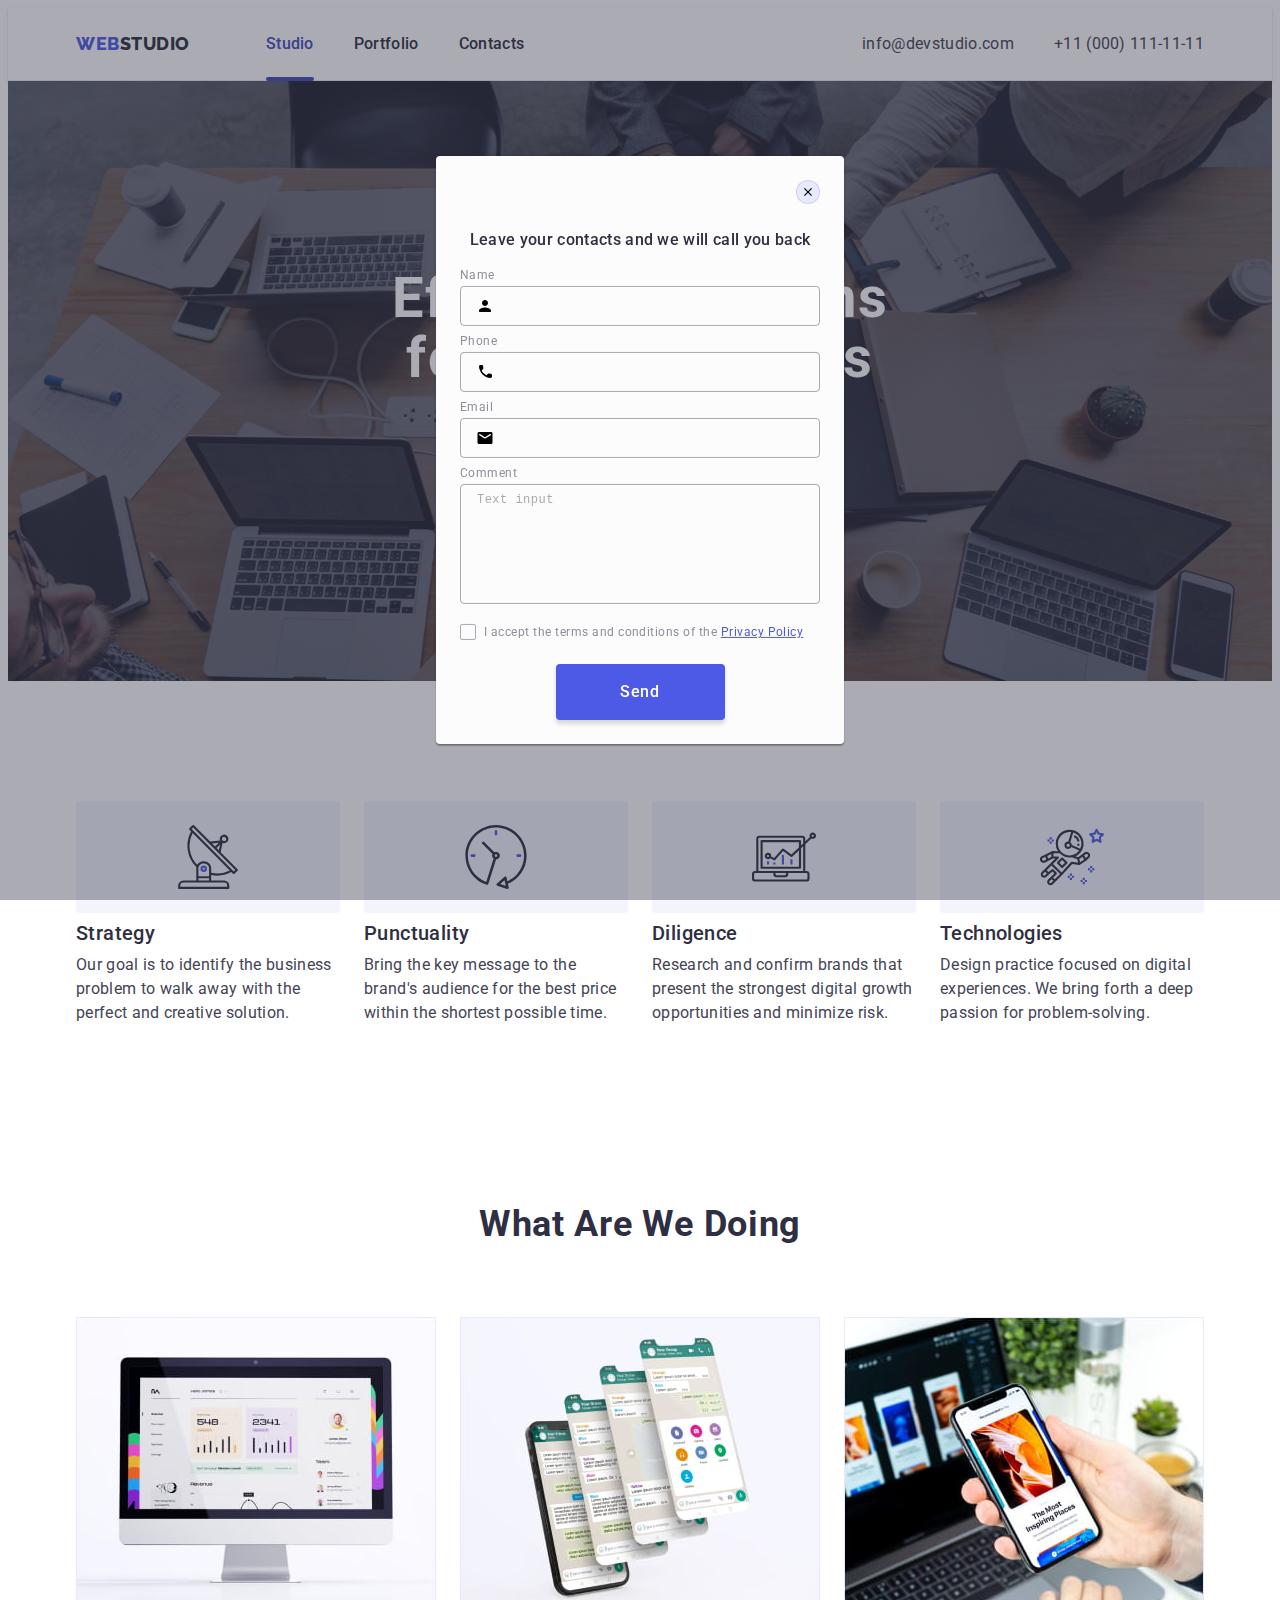
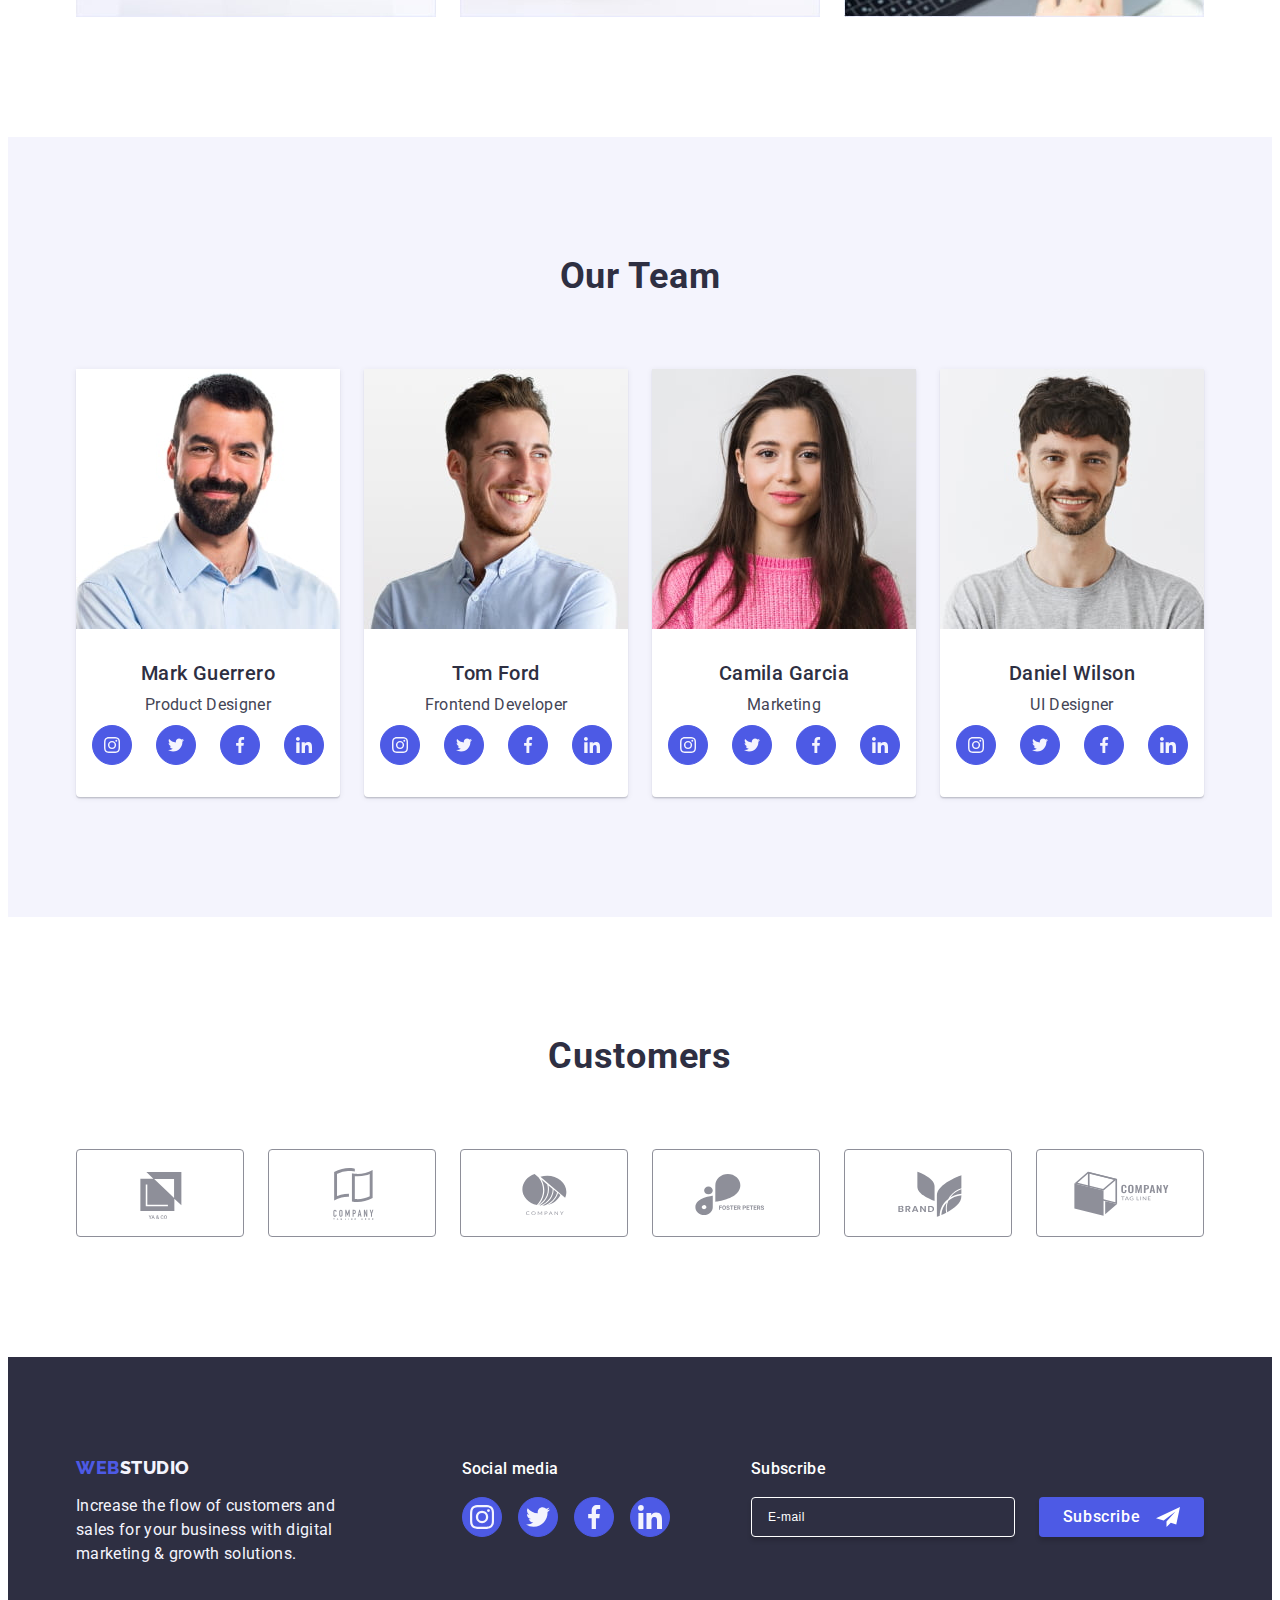
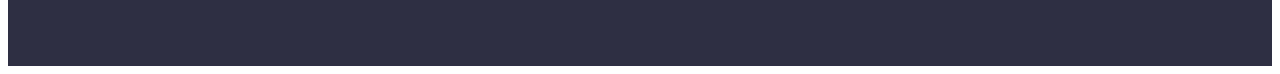
<file: index.html>
<!DOCTYPE html>
<html lang="en">

<head>
  <meta charset="UTF-8" />
  <meta name="viewport" content="width=device-width, initial-scale=1.0" />
  <title>WebStudio</title>

  <link rel="preconnect" href="https://fonts.googleapis.com" />
  <link rel="preconnect" href="https://fonts.gstatic.com" crossorigin />
  <link href="https://fonts.googleapis.com/css2?family=Raleway:wght@800&family=Roboto:wght@400;500;700;900&display=swap"
    rel="stylesheet" />
  <link rel="stylesheet" href="https://cdnjs.cloudflare.com/ajax/libs/modern-normalize/2.0.0/modern-normalize.min.css"
    integrity="sha512-4xo8blKMVCiXpTaLzQSLSw3KFOVPWhm/TRtuPVc4WG6kUgjH6J03IBuG7JZPkcWMxJ5huwaBpOpnwYElP/m6wg=="
    crossorigin="anonymous" referrerpolicy="no-referrer" />
  <link rel="stylesheet" href="./css/styles.css" />
</head>

<body>
  <!-- Header -->
  <header class="header" id="studio">
    <div class="header-container container">
      <nav class="header-nav">
        <a class="header-logo link" href="./index.html">
          WEB<span class="header-logo-accent">Studio</span>
        </a>
        <ul class="header-list list">
          <li class="header-item current item">
            <!-- <div class="current"> -->
            <a class="header-nav-link link" href="./index.html"> Studio </a>
            <!-- </div> -->
          </li>
          <li class="header-item item">
            <a class="header-nav-link link" href="./portfolio.html">
              Portfolio
            </a>
          </li>
          <li class="header-item item">
            <a class="header-nav-link link" href="">Contacts</a>
          </li>
        </ul>
      </nav>
      <address class="address">
        <ul class="header-address-list list">
          <li class="header-address-item item">
            <a class="header-address-link link" href="mailto:info@devstudio.com">info@devstudio.com</a>
          </li>
          <li class="header-address-item item">
            <a class="header-address-link link" href="tel:+110001111111">+11 (000) 111-11-11</a>
          </li>
        </ul>
      </address>
    </div>
  </header>

  <!-- Main -->

  <main>
    <!-- Hero section 1 -->
    <section class="hero">
      <div class="hero-container container">
        <h1 class="hero-title">Effective Solutions for Your Business</h1>
        <button class="button-accent button" type="button" data-modal-open>
          Order Service
        </button>
      </div>
    </section>

    <!-- Section 2 -->

    <section class="principles section">
      <div class="container">
        <h2 class="principles-title visually-hidden">
          Basic principles of the company
        </h2>
        <ul class="principles-list list">
          <li class="principles-item">
            <div class="principles-thumb">
              <svg class="principles-icon" width="64" height="64">
                <use href="./images/icons.svg#icon-antenna"></use>
              </svg>
            </div>
            <h3 class="section-subtitle">Strategy</h3>
            <p class="section-text">
              Our goal is to identify the business problem to walk away with
              the perfect and creative solution.
            </p>
          </li>
          <li class="principles-item">
            <div class="principles-thumb">
              <svg class="principles-icon" width="64" height="64">
                <use href="./images/icons.svg#icon-clock"></use>
              </svg>
            </div>
            <h3 class="section-subtitle">Punctuality</h3>
            <p class="section-text">
              Bring the key message to the brand's audience for the best price
              within the shortest possible time.
            </p>
          </li>
          <li class="principles-item">
            <div class="principles-thumb">
              <svg class="principles-icon" width="64" height="64">
                <use href="./images/icons.svg#icon-diagram"></use>
              </svg>
            </div>
            <h3 class="section-subtitle">Diligence</h3>
            <p class="section-text">
              Research and confirm brands that present the strongest digital
              growth opportunities and minimize risk.
            </p>
          </li>
          <li class="principles-item">
            <div class="principles-thumb">
              <svg class="principles-icon" width="64" height="64">
                <use href="./images/icons.svg#icon-astronaut"></use>
              </svg>
            </div>
            <h3 class="section-subtitle">Technologies</h3>
            <p class="section-text">
              Design practice focused on digital experiences. We bring forth a
              deep passion for problem-solving.
            </p>
          </li>
        </ul>
      </div>
    </section>

    <!-- Section 3 -->

    <section class="portfolio section" id="portfolio">
      <div class="container">
        <h2 class="section-title">What are we doing</h2>
        <ul class="portfolio-list list">
          <li class="portfolio-item">
            <img src="./images/img1.jpg" alt="Foto monitor" width="360" />
          </li>
          <li class="portfolio-item">
            <img src="./images/img2.jpg" alt="Foto phone" width="360" />
          </li>
          <li class="portfolio-item">
            <img src="./images/img3.jpg" alt="Foto phone and notebook" width="360" />
          </li>
        </ul>
      </div>
    </section>

    <!-- Section 4 -->

    <section class="team section" id="team">
      <div class="container">
        <h2 class="section-title">Our Team</h2>
        <ul class="team-list list">
          <li class="team-item">
            <img src="./images/Team1.jpg" alt="Foto Mark Guerrero" width="264" />
            <div class="team-card-content">
              <h3 class="section-subtitle">Mark Guerrero</h3>
              <p class="team-text">Product Designer</p>
              <ul class="social-icons-list list">
                <li class="team-social-item item">
                  <a class="team-social-link link" href="https://instagram.com" target="_blank"
                    rel="noopener noreferrer" aria-label="Instagram link">
                    <!-- <div class="social-thumb"> -->
                    <svg class="social-icon" width="16" height="16">
                      <use href="./images/icons.svg#icon-instagram"></use>
                    </svg>
                    <!-- </div> -->
                  </a>
                </li>
                <li class="team-social-item item">
                  <a class="team-social-link link" href="https://twitter.com" target="_blank" rel="noopener noreferrer"
                    aria-label="Twitter link">
                    <!-- <div class="social-thumb"> -->
                    <svg class="social-icon" width="16" height="16">
                      <use href="./images/icons.svg#icon-twitter"></use>
                    </svg>
                    <!-- </div> -->
                  </a>
                </li>
                <li class="team-social-item item">
                  <a class="team-social-link link" href="https://facebook.com" target="_blank" rel="noopener noreferrer"
                    aria-label="Facebook link">
                    <!-- <div class="social-thumb"> -->
                    <svg class="social-icon" width="16" height="16">
                      <use href="./images/icons.svg#icon-facebook"></use>
                    </svg>
                    <!-- </div> -->
                  </a>
                </li>
                <li class="team-social-item item">
                  <a class="team-social-link link" href="https://linkedin.com/" target="_blank"
                    rel="noopener noreferrer" aria-label="Linkedin link">
                    <!-- <div class="social-thumb"> -->
                    <svg class="social-icon" width="16" height="16">
                      <use href="./images/icons.svg#icon-linkedin"></use>
                    </svg>
                    <!-- </div> -->
                  </a>
                </li>
              </ul>
            </div>
          </li>
          <li class="team-item">
            <img src="./images/Team2.jpg" alt="Foto Tom Ford" width="264" />
            <div class="team-card-content">
              <h3 class="section-subtitle">Tom Ford</h3>
              <p class="team-text">Frontend Developer</p>
              <ul class="social-icons-list list">
                <li class="team-social-item item">
                  <a class="team-social-link link" href="https://instagram.com" target="_blank"
                    rel="noopener noreferrer" aria-label="Instagram link">
                    <!-- <div class="social-thumb"> -->
                    <svg class="social-icon" width="16" height="16">
                      <use href="./images/icons.svg#icon-instagram"></use>
                    </svg>
                    <!-- </div> -->
                  </a>
                </li>
                <li class="team-social-item item">
                  <a class="team-social-link link" href="https://twitter.com" target="_blank" rel="noopener noreferrer"
                    aria-label="Twitter link">
                    <!-- <div class="social-thumb"> -->
                    <svg class="social-icon" width="16" height="16">
                      <use href="./images/icons.svg#icon-twitter"></use>
                    </svg>
                    <!-- </div> -->
                  </a>
                </li>
                <li class="team-social-item item">
                  <a class="team-social-link link" href="https://facebook.com" target="_blank" rel="noopener noreferrer"
                    aria-label="Facebook link">
                    <!-- <div class="social-thumb"> -->
                    <svg class="social-icon" width="16" height="16">
                      <use href="./images/icons.svg#icon-facebook"></use>
                    </svg>
                    <!-- </div> -->
                  </a>
                </li>
                <li class="team-social-item item">
                  <a class="team-social-link link" href="https://linkedin.com/" target="_blank"
                    rel="noopener noreferrer" aria-label="Linkedin link">
                    <!-- <div class="social-thumb"> -->
                    <svg class="social-icon" width="16" height="16">
                      <use href="./images/icons.svg#icon-linkedin"></use>
                    </svg>
                    <!-- </div> -->
                  </a>
                </li>
              </ul>
            </div>
          </li>
          <li class="team-item">
            <img src="./images/Team3.jpg" alt="Foto Camila Garcia" width="264" />
            <div class="team-card-content">
              <h3 class="section-subtitle">Camila Garcia</h3>
              <p class="team-text">Marketing</p>
              <ul class="social-icons-list list">
                <li class="team-social-item item">
                  <a class="team-social-link link" href="https://instagram.com" target="_blank"
                    rel="noopener noreferrer" aria-label="Instagram link">
                    <!-- <div class="social-thumb"> -->
                    <svg class="social-icon" width="16" height="16">
                      <use href="./images/icons.svg#icon-instagram"></use>
                    </svg>
                    <!-- </div> -->
                  </a>
                </li>
                <li class="team-social-item item">
                  <a class="team-social-link link" href="https://twitter.com" target="_blank" rel="noopener noreferrer"
                    aria-label="Twitter link">
                    <!-- <div class="social-thumb"> -->
                    <svg class="social-icon" width="16" height="16">
                      <use href="./images/icons.svg#icon-twitter"></use>
                    </svg>
                    <!-- </div> -->
                  </a>
                </li>
                <li class="team-social-item item">
                  <a class="team-social-link link" href="https://facebook.com" target="_blank" rel="noopener noreferrer"
                    aria-label="Facebook link">
                    <!-- <div class="social-thumb"> -->
                    <svg class="social-icon" width="16" height="16">
                      <use href="./images/icons.svg#icon-facebook"></use>
                    </svg>
                    <!-- </div> -->
                  </a>
                </li>
                <li class="team-social-item item">
                  <a class="team-social-link link" href="https://linkedin.com/" target="_blank"
                    rel="noopener noreferrer" aria-label="Linkedin link">
                    <!-- <div class="social-thumb"> -->
                    <svg class="social-icon" width="16" height="16">
                      <use href="./images/icons.svg#icon-linkedin"></use>
                    </svg>
                    <!-- </div> -->
                  </a>
                </li>
              </ul>
            </div>
          </li>
          <li class="team-item">
            <img src="./images/Team4.jpg" alt="Foto Daniel Wilson" width="264" />
            <div class="team-card-content">
              <h3 class="section-subtitle">Daniel Wilson</h3>
              <p class="team-text">UI Designer</p>
              <ul class="social-icons-list list">
                <li class="team-social-item item">
                  <a class="team-social-link link" href="https://instagram.com" target="_blank"
                    rel="noopener noreferrer" aria-label="Instagram link">
                    <!-- <div class="social-thumb"> -->
                    <svg class="social-icon" width="16" height="16">
                      <use href="./images/icons.svg#icon-instagram"></use>
                    </svg>
                    <!-- </div> -->
                  </a>
                </li>
                <li class="team-social-item item">
                  <a class="team-social-link link" href="https://twitter.com" target="_blank" rel="noopener noreferrer"
                    aria-label="Twitter link">
                    <!-- <div class="social-thumb"> -->
                    <svg class="social-icon" width="16" height="16">
                      <use href="./images/icons.svg#icon-twitter"></use>
                    </svg>
                    <!-- </div> -->
                  </a>
                </li>
                <li class="team-social-item item">
                  <a class="team-social-link link" href="https://facebook.com" target="_blank" rel="noopener noreferrer"
                    aria-label="Facebook link">
                    <!-- <div class="social-thumb"> -->
                    <svg class="social-icon" width="16" height="16">
                      <use href="./images/icons.svg#icon-facebook"></use>
                    </svg>
                    <!-- </div> -->
                  </a>
                </li>
                <li class="team-social-item item">
                  <a class="team-social-link link" href="https://linkedin.com/" target="_blank"
                    rel="noopener noreferrer" aria-label="Linkedin link">
                    <!-- <div class="social-thumb"> -->
                    <svg class="social-icon" width="16" height="16">
                      <use href="./images/icons.svg#icon-linkedin"></use>
                    </svg>
                    <!-- </div> -->
                  </a>
                </li>
              </ul>
            </div>
          </li>
        </ul>
      </div>
    </section>

    <!-- Section 5 Client -->

    <section class="client section">
      <div class="container">
        <h2 class="section-title">Customers</h2>
        <ul class="client-list list">
          <li class="client-item item">
            <a class="client-link link" href="">
              <!-- <div class="client-thumb"> -->
              <svg class="client-icon" width="104" height="56">
                <use href="./images/icons.svg#icon-Client-1"></use>
              </svg>
              <!-- </div> -->
            </a>
          </li>
          <li class="client-item item">
            <a class="client-link link" href="">
              <!-- <div class="client-thumb"> -->
              <svg class="client-icon" width="104" height="56">
                <use href="./images/icons.svg#icon-Client-2"></use>
              </svg>
              <!-- </div> -->
            </a>
          </li>
          <li class="client-item item">
            <a class="client-link link" href="">
              <!-- <div class="client-thumb"> -->
              <svg class="client-icon" width="104" height="56">
                <use href="./images/icons.svg#icon-Client-3"></use>
              </svg>
              <!-- </div> -->
            </a>
          </li>
          <li class="client-item item">
            <a class="client-link link" href="">
              <!-- <div class="client-thumb"> -->
              <svg class="client-icon" width="104" height="56">
                <use href="./images/icons.svg#icon-Client-4"></use>
              </svg>
              <!-- </div> -->
            </a>
          </li>
          <li class="client-item item">
            <a class="client-link link" href="">
              <!-- <div class="client-thumb"> -->
              <svg class="client-icon" width="104" height="56">
                <use href="./images/icons.svg#icon-Client-5"></use>
              </svg>
              <!-- </div> -->
            </a>
          </li>
          <li class="client-item item">
            <a class="client-link link" href="">
              <!-- <div class="client-thumb"> -->
              <svg class="client-icon" width="104" height="56">
                <use href="./images/icons.svg#icon-Client-6"></use>
              </svg>
              <!-- </div> -->
            </a>
          </li>
        </ul>
      </div>
    </section>
  </main>
  <!-- Footter -->

  <footer class="footer">
    <div class="footer-container container">
      <div class="footer-slogan">
        <a class="header-logo footer-logo link" href="./index.html">
          WEB<span class="footer-logo-accent">Studio</span>
        </a>
        <p class="footer-text">
          Increase the flow of customers and sales for your business with
          digital marketing & growth solutions.
        </p>
      </div>
      <div class="footer-socials">
        <p class="footer-socials-subject">Social media</p>
        <ul class="footer-socials-list list">
          <li class="socials-item item">
            <a class="social-link" href="https://instagram.com" target="_blank" rel="noopener noreferrer" aria-label="">
              <svg class="socials-icon" width="24" height="24">
                <use href="./images/icons.svg#icon-instagram"></use>
              </svg>
            </a>
          </li>
          <li class="socials-item item">
            <a class="social-link" href="https://twitter.com" target="_blank" rel="noopener noreferrer" aria-label="">
              <svg class="socials-icon" width="24" height="24">
                <use href="./images/icons.svg#icon-twitter"></use>
              </svg>
            </a>
          </li>
          <li class="socials-item item">
            <a class="social-link" href="https://facebook.com" target="_blank" rel="noopener noreferrer" aria-label="">
              <svg class="socials-icon" width="24" height="24">
                <use href="./images/icons.svg#icon-facebook"></use>
              </svg>
            </a>
          </li>
          <li class="socials-item item">
            <a class="social-link" href="https://linkedin.com/" target="_blank" rel="noopener noreferrer" aria-label="">
              <svg class="socials-icon" width="24" height="24">
                <use href="./images/icons.svg#icon-linkedin"></use>
              </svg>
            </a>
          </li>
        </ul>
      </div>
      <div class="footer-form">
        <p class="footer-form-text">Subscribe</p>
        <form class="footer-form-subscription">
          <label class="footer-form-label" for="user-subscr">
            <input class="footer-form-input" type="email" name="user-subscr" id="user-subscr"
              placeholder="E-mail" /></label>
          <button class="footer-button button-accent" type="submit">
            Subscribe<svg class="footer-button-icon" width="24" height="24">
              <use href="./images/icons.svg#icon-plane"></use>
            </svg>
          </button>
        </form>
      </div>
    </div>
  </footer>

  <!-- Modal window -->
  <!-- <div class="backdrop is-hidden" data-modal></div> -->
  <div class="backdrop " data-modal>
    <div class="modal">
      <button class="modal-btn" type="button" data-modal-close>
        <svg class="modal-btn-icon" width="8" height="8">
          <use href="./images/icons.svg#icon-close"></use>
        </svg>
      </button>
      <p class="modal-caption">
        Leave your contacts and we will call you back
      </p>
      <!-- <strong class="modal-caption"
          >Leave your contacts and we will call you back</strong
        > -->
      <form class="modal-form" name="hero-form">
        <div class="modal-form-container">
          <label class="modal-form-label" for="user-name">Name</label>
          <div class="modal-form-field">
            <input class="modal-form-input" type="text" name="user-name" id="user-name" />
            <svg class="modal-form-icon" width="18" height="24">
              <use href="./images/icons.svg#icon-user"></use>
            </svg>
          </div>
        </div>
        <div class="modal-form-container">
          <label class="modal-form-label" for="user-phone">Phone</label>
          <div class="modal-form-field">
            <input class="modal-form-input" type="tel" name="user-phone" id="user-phone" />
            <svg class="modal-form-icon" width="18" height="24">
              <use href="./images/icons.svg#icon-phone"></use>
            </svg>
          </div>
        </div>
        <div class="modal-form-container">
          <label class="modal-form-label" for="user-email">Email</label>
          <div class="modal-form-field">
            <input class="modal-form-input" type="email" name="user-email" id="user-email" />
            <svg class="modal-form-icon" width="18" height="24">
              <use href="./images/icons.svg#icon-email"></use>
            </svg>
          </div>
        </div>
        <div class="modal-form-texarea">
          <label class="modal-form-label" for="user-comment">Comment</label>
          <textarea class="modal-form-comment" name="user-comment" id="user-comment" rows="7"
            placeholder="Text input"></textarea>
        </div>
        <!-- 

           -->
        <!-- HW change -->
        <!-- 

           -->
        <!-- <input class="visually-hidden" -->
        <div class="modal-form-conainer-agree">
          <input class="visually-hidden" type="checkbox" name="user-privacy" id="user-privacy" value="true">
          <label class="modal-form-agreement-new" for="user-privacy">
            <span class="modal-checkbox">
              <svg width="10" height="8">
                <use href="./images/icons.svg#icon-check"></use>
              </svg>
            </span>I accept the terms and conditions of the <a class="modal-agreement-link">Privacy Policy</a>
          </label>
        </div>

        <!-- 
          
           -->

        <!-- Worck checkbox teacher -->

        <!-- <label class="modal-form-agreement">
            <input
              class="visually-hidden"
              type="checkbox"
              name="user-agreement"
              id="user-agreement"
            />
            <span class="moda-form-checkbox">
              <svg class="moda-form-checkbox-icon" width="16" height="16">
                <use href="./images/icons.svg#icon-check-old"></use>
              </svg>
            </span>
            <span class="modal-form-agreement-descr"
              >I accept the terms and conditions of the
              <a
                class="modal-form-agreement-link"
                href=""
                target="_blank"
                rel="noopener no-referrer"
              >
                Privacy Policy
              </a></span
            >
          </label> -->

        <button class="button button-accent" type="submit">Send</button>
      </form>
    </div>
  </div>
  <script type="module" src="./js/modal.js"></script>
</body>

</html>
</file>
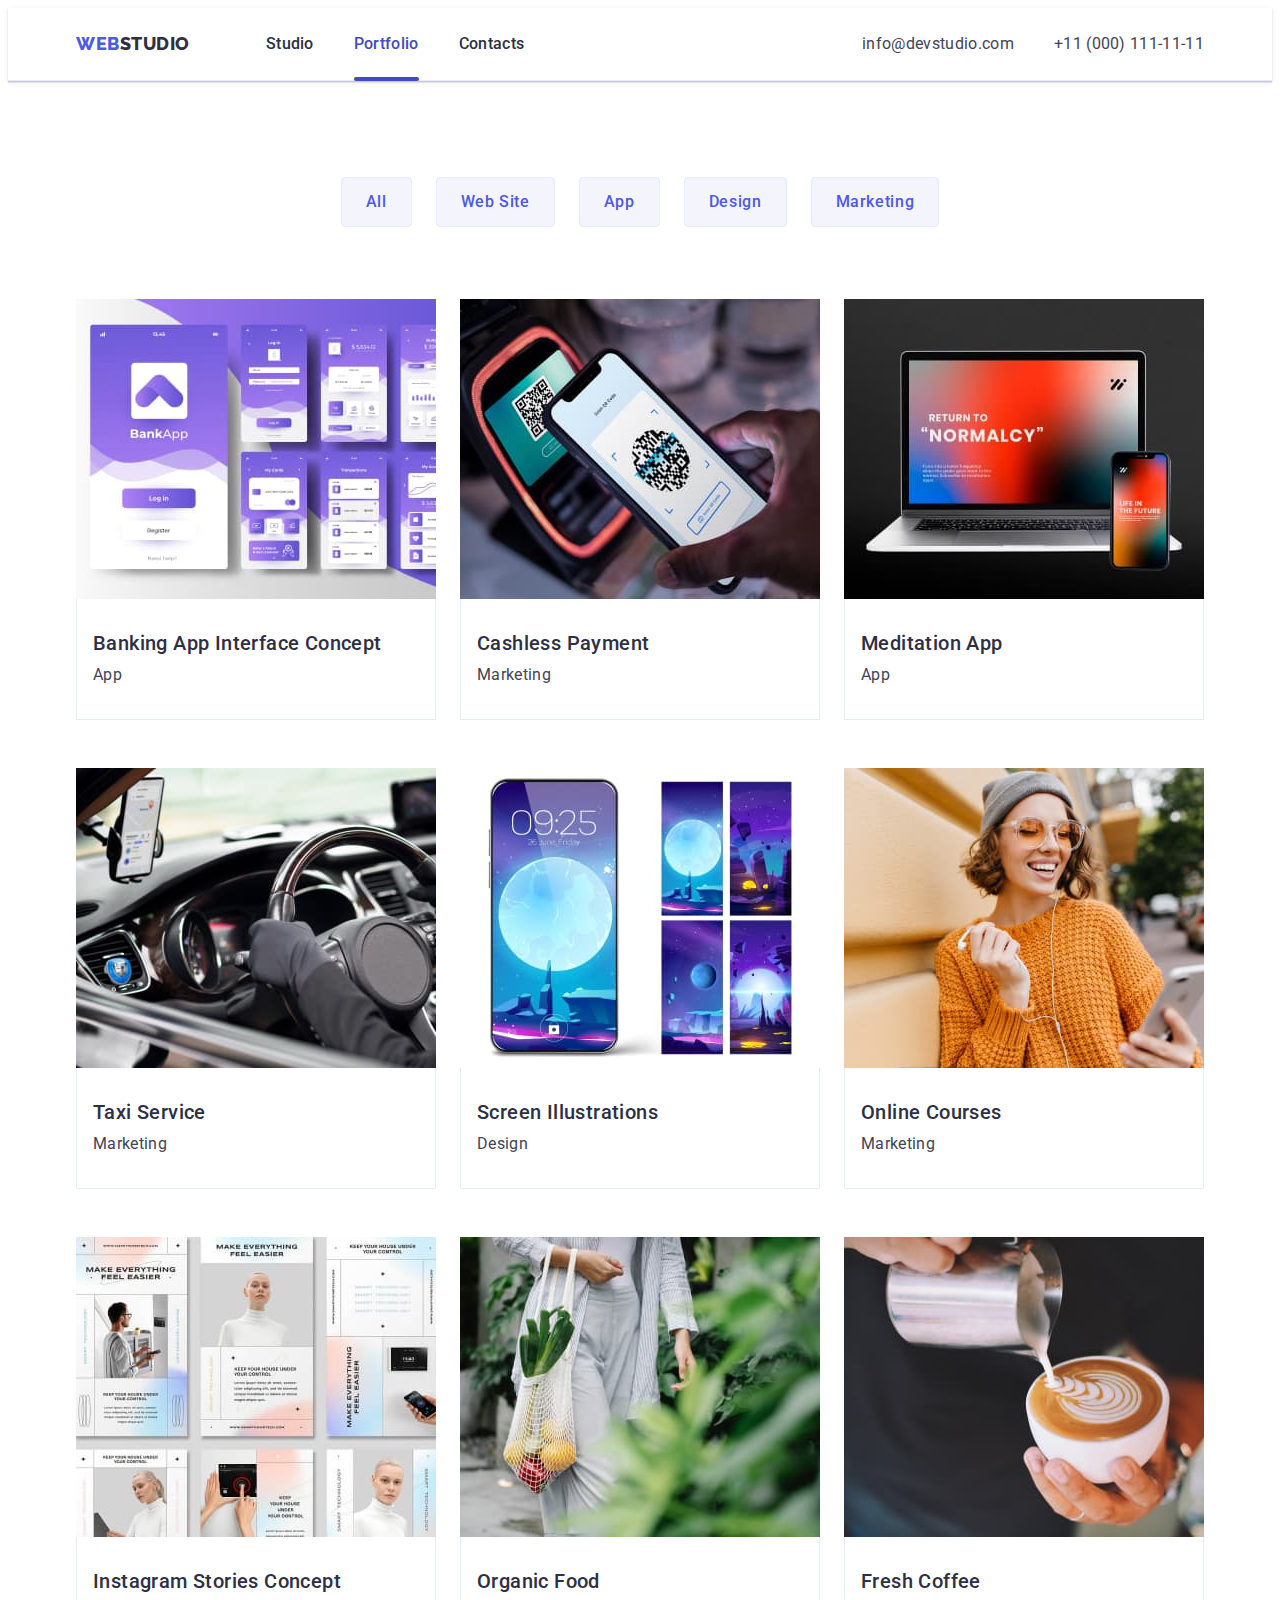
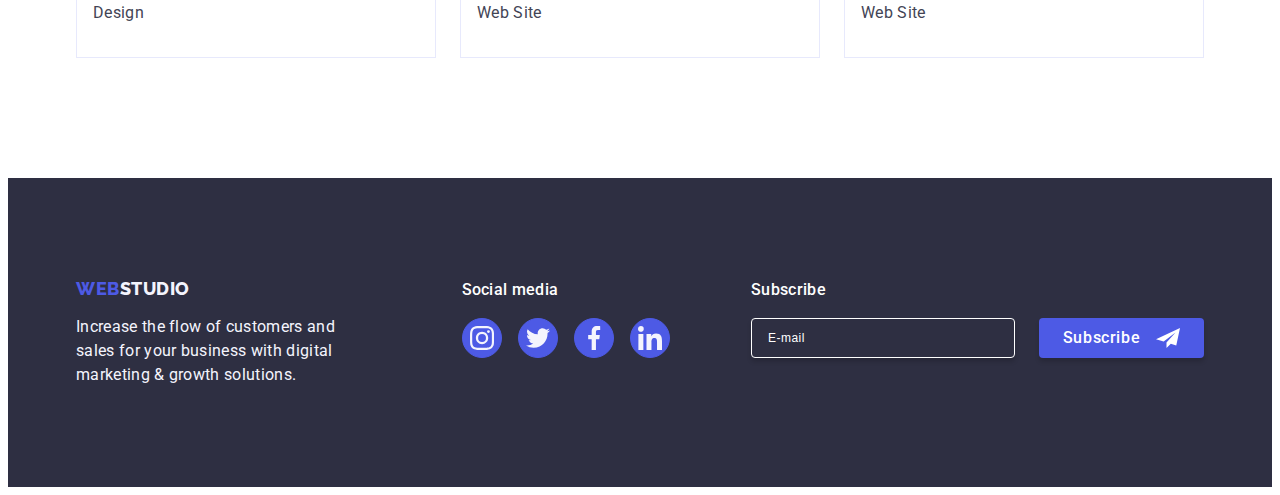
<file: portfolio.html>
<!DOCTYPE html>
<html lang="en">
  <head>
    <meta charset="UTF-8" />
    <meta name="viewport" content="width=device-width, initial-scale=1.0" />
    <title>WebStudio</title>

    <link rel="preconnect" href="https://fonts.googleapis.com" />
    <link rel="preconnect" href="https://fonts.gstatic.com" crossorigin />
    <link
      href="https://fonts.googleapis.com/css2?family=Raleway:wght@800&family=Roboto:wght@400;500;700;900&display=swap"
      rel="stylesheet"
    />
    <link
      rel="stylesheet"
      href="https://cdnjs.cloudflare.com/ajax/libs/modern-normalize/2.0.0/modern-normalize.min.css"
      integrity="sha512-4xo8blKMVCiXpTaLzQSLSw3KFOVPWhm/TRtuPVc4WG6kUgjH6J03IBuG7JZPkcWMxJ5huwaBpOpnwYElP/m6wg=="
      crossorigin="anonymous"
      referrerpolicy="no-referrer"
    />
    <link rel="stylesheet" href="./css/styles.css" />
  </head>
  <body>
    <!-- Header -->
    <header class="header" id="studio">
      <div class="header-container container">
        <nav class="header-nav">
          <a class="header-logo link" href="./index.html">
            WEB<span class="header-logo-accent">Studio</span>
          </a>
          <ul class="header-list list">
            <li class="header-item item">
              <a class="header-nav-link link" href="./index.html">Studio</a>
            </li>
            <li class="header-item current item">
              <!-- <div class="current"> -->
              <a class="header-nav-link link" href="./portfolio.html">
                Portfolio
              </a>
              <!-- </div> -->
            </li>
            <li class="header-item item">
              <a class="header-nav-link link" href="">Contacts</a>
            </li>
          </ul>
        </nav>
        <address class="address">
          <ul class="header-address-list list">
            <li class="header-address-item item">
              <a
                class="header-address-link link"
                href="mailto:info@devstudio.com"
                >info@devstudio.com</a
              >
            </li>
            <li class="header-address-item item">
              <a class="header-address-link link" href="tel:+110001111111"
                >+11 (000) 111-11-11</a
              >
            </li>
          </ul>
        </address>
      </div>
    </header>
    <!-- Main -->
    <main>
      <section class="main-section">
        <div class="container">
          <h1 class="visually-hidden">Portfolio</h1>
          <ul class="filter-list list">
            <li class="filter-item item">
              <button class="button-portfolio button" type="button">All</button>
            </li>
            <li class="filter-item item">
              <button class="button-portfolio button" type="button">
                Web Site
              </button>
            </li>
            <li class="filter-item item">
              <button class="button-portfolio button" type="button">App</button>
            </li>
            <li class="filter-item item">
              <button class="button-portfolio button" type="button">
                Design
              </button>
            </li>
            <li class="filter-item item">
              <button class="button-portfolio button" type="button">
                Marketing
              </button>
            </li>
          </ul>
          <ul class="project-list list">
            <li class="project-item flex-element">
              <a class="project-link link" href="">
                <div class="project-thumb">
                  <img
                    class="project-list-img"
                    src="./images/portfolio1.jpg"
                    alt="portfolio1.jpg"
                    width="360"
                    height="300"
                  />
                  <p class="overlay overlay-text">
                    14 Stylish and User-Friendly App Design Concepts · Task
                    Manager App · Calorie Tracker App · Exotic Fruit Ecommerce
                    App · Cloud Storage App
                  </p>
                </div>
                <div class="project-card-text">
                  <h2 class="section-subtitle">
                    Banking App Interface Concept
                  </h2>
                  <p class="section-text">App</p>
                </div>
              </a>
            </li>
            <li class="project-item flex-element">
              <a class="project-link link" href="">
                <div class="project-thumb">
                  <img
                    src="./images/portfolio2.jpg"
                    alt="portfolio2.jpg"
                    width="360"
                    height="300"
                  />
                  <p class="overlay overlay-text">
                    14 Stylish and User-Friendly App Design Concepts · Task
                    Manager App · Calorie Tracker App · Exotic Fruit Ecommerce
                    App · Cloud Storage App
                  </p>
                </div>

                <div class="project-card-text">
                  <h2 class="section-subtitle">Cashless Payment</h2>
                  <p class="section-text">Marketing</p>
                </div>
              </a>
            </li>
            <li class="project-item flex-element">
              <a class="project-link link" href="">
                <div class="project-thumb">
                  <img
                    src="./images/portfolio3.jpg"
                    alt="portfolio3.jpg"
                    width="360"
                    height="300"
                  />
                  <p class="overlay overlay-text">
                    14 Stylish and User-Friendly App Design Concepts · Task
                    Manager App · Calorie Tracker App · Exotic Fruit Ecommerce
                    App · Cloud Storage App
                  </p>
                </div>

                <div class="project-card-text">
                  <h2 class="section-subtitle">Meditation App</h2>
                  <p class="section-text">App</p>
                </div>
              </a>
            </li>
            <li class="project-item flex-element">
              <a class="project-link link" href="">
                <div class="project-thumb">
                  <img
                    src="./images/portfolio4.jpg"
                    alt="portfolio4.jpg"
                    width="360"
                    height="300"
                  />
                  <p class="overlay overlay-text">
                    14 Stylish and User-Friendly App Design Concepts · Task
                    Manager App · Calorie Tracker App · Exotic Fruit Ecommerce
                    App · Cloud Storage App
                  </p>
                </div>

                <div class="project-card-text">
                  <h2 class="section-subtitle">Taxi Service</h2>
                  <p class="section-text">Marketing</p>
                </div>
              </a>
            </li>
            <li class="project-item flex-element">
              <a class="project-link link" href="">
                <div class="project-thumb">
                  <img
                    src="./images/portfolio5.jpg"
                    alt="portfolio5.jpg"
                    width="360"
                    height="300"
                  />
                  <p class="overlay overlay-text">
                    14 Stylish and User-Friendly App Design Concepts · Task
                    Manager App · Calorie Tracker App · Exotic Fruit Ecommerce
                    App · Cloud Storage App
                  </p>
                </div>

                <div class="project-card-text">
                  <h2 class="section-subtitle">Screen Illustrations</h2>
                  <p class="section-text">Design</p>
                </div>
              </a>
            </li>
            <li class="project-item flex-element">
              <a class="project-link link" href="">
                <div class="project-thumb">
                  <img
                    src="./images/portfolio6.jpg"
                    alt="portfolio6.jpg"
                    width="360"
                    height="300"
                  />
                  <p class="overlay overlay-text">
                    14 Stylish and User-Friendly App Design Concepts · Task
                    Manager App · Calorie Tracker App · Exotic Fruit Ecommerce
                    App · Cloud Storage App
                  </p>
                </div>

                <div class="project-card-text">
                  <h2 class="section-subtitle">Online Courses</h2>
                  <p class="section-text">Marketing</p>
                </div>
              </a>
            </li>
            <li class="project-item flex-element">
              <a class="project-link link" href="">
                <div class="project-thumb">
                  <img
                    src="./images/portfolio7.jpg"
                    alt="portfolio7.jpg"
                    width="360"
                    height="300"
                  />
                  <p class="overlay overlay-text">
                    14 Stylish and User-Friendly App Design Concepts · Task
                    Manager App · Calorie Tracker App · Exotic Fruit Ecommerce
                    App · Cloud Storage App
                  </p>
                </div>

                <div class="project-card-text">
                  <h2 class="section-subtitle">Instagram Stories Concept</h2>
                  <p class="section-text">Design</p>
                </div>
              </a>
            </li>
            <li class="project-item flex-element">
              <a class="project-link link" href="">
                <div class="project-thumb">
                  <img
                    src="./images/portfolio8.jpg"
                    alt="portfolio8.jpg"
                    width="360"
                    height="300"
                  />
                  <p class="overlay overlay-text">
                    14 Stylish and User-Friendly App Design Concepts · Task
                    Manager App · Calorie Tracker App · Exotic Fruit Ecommerce
                    App · Cloud Storage App
                  </p>
                </div>

                <div class="project-card-text">
                  <h2 class="section-subtitle">Organic Food</h2>
                  <p class="section-text">Web Site</p>
                </div>
              </a>
            </li>
            <li class="project-item flex-element">
              <a class="project-link link" href="">
                <div class="project-thumb">
                  <img
                    src="./images/portfolio9.jpg"
                    alt="portfolio9.jpg"
                    width="360"
                    height="300"
                  />
                  <p class="overlay overlay-text">
                    14 Stylish and User-Friendly App Design Concepts · Task
                    Manager App · Calorie Tracker App · Exotic Fruit Ecommerce
                    App · Cloud Storage App
                  </p>
                </div>

                <div class="project-card-text">
                  <h2 class="section-subtitle">Fresh Coffee</h2>
                  <p class="section-text">Web Site</p>
                </div>
              </a>
            </li>
          </ul>
        </div>
      </section>
    </main>
    <!-- Footter -->
    <footer class="footer">
      <div class="footer-container container">
        <div class="footer-slogan">
          <a class="header-logo footer-logo link" href="./index.html">
            WEB<span class="footer-logo-accent">Studio</span>
          </a>
          <p class="footer-text">
            Increase the flow of customers and sales for your business with
            digital marketing & growth solutions.
          </p>
        </div>
        <div class="footer-socials">
          <p class="footer-socials-subject">Social media</p>
          <ul class="footer-socials-list list">
            <li class="socials-item item">
              <a
                class="social-link"
                href="https://instagram.com"
                target="_blank"
                rel="noopener noreferrer"
                aria-label=""
              >
                <svg class="socials-icon" width="24" height="24">
                  <use href="./images/icons.svg#icon-instagram"></use>
                </svg>
              </a>
            </li>
            <li class="socials-item item">
              <a
                class="social-link"
                href="https://twitter.com"
                target="_blank"
                rel="noopener noreferrer"
                aria-label=""
              >
                <svg class="socials-icon" width="24" height="24">
                  <use href="./images/icons.svg#icon-twitter"></use>
                </svg>
              </a>
            </li>
            <li class="socials-item item">
              <a
                class="social-link"
                href="https://facebook.com"
                target="_blank"
                rel="noopener noreferrer"
                aria-label=""
              >
                <svg class="socials-icon" width="24" height="24">
                  <use href="./images/icons.svg#icon-facebook"></use>
                </svg>
              </a>
            </li>
            <li class="socials-item item">
              <a
                class="social-link"
                href="https://linkedin.com/"
                target="_blank"
                rel="noopener noreferrer"
                aria-label=""
              >
                <svg class="socials-icon" width="24" height="24">
                  <use href="./images/icons.svg#icon-linkedin"></use>
                </svg>
              </a>
            </li>
          </ul>
        </div>
        <div class="footer-form">
          <p class="footer-form-text">Subscribe</p>
          <form class="footer-form-subscription">
            <label class="footer-form-label" for="user-subscr">
              <input
                class="footer-form-input"
                type="email"
                name="user-subscr"
                id="user-subscr"
                placeholder="E-mail"
            /></label>
            <button class="footer-button button-accent" type="submit">
              Subscribe<svg class="footer-button-icon" width="24" height="24">
                <use href="./images/icons.svg#icon-plane"></use>
              </svg>
            </button>
          </form>
        </div>
      </div>
    </footer>
  </body>
</html>
</file>
<file: css/styles.css>
*,
*::after,
*::before {
  box-sizing: inherit;
}

.container {
  width: 1158px;
  padding: 0 15px;
  margin: 0 auto;
}

/* base styles */

body {
  font-family: Roboto, sans-serif;
  color: #434455;
  background-color: #ffffff;
}

img {
  display: block;
}

h1,
h2,
h3,
h4,
h5,
h6,
p {
  margin: 0;
}

ul,
ol {
  list-style: none;
  margin: 0;
  padding: 0;
}

a {
  color: currentColor;
  text-decoration: none;
}

button {
  font-family: inherit;
  color: currentColor;
  cursor: pointer;
}

.section {
  padding: 60px 0;
}

.section-title {
  font-size: 36px;
  font-weight: 700;
  line-height: 1.11;
  letter-spacing: 0.02em;
  text-transform: capitalize;
  text-align: center;
  color: var(--main-cl);
  margin-bottom: 72px;
}

.section-subtitle {
  font-size: 20px;
  font-weight: 500;
  line-height: 1.2;
  letter-spacing: 0.02em;
  color: var(--main-cl);
  margin-bottom: 8px;
}

.section-text {
  color: var(--main-tx-cl);
  line-height: 1.5;
  letter-spacing: 0.02em;
}

.section-text:not(:last-child) {
  margin-bottom: 120px;
}

.portfolio {
  padding-bottom: 120px;
}

.portfolio-list {
  display: flex;
  flex-wrap: wrap;
  gap: 24px;
}

.portfolio-item {
  width: calc((100% - 24px * 2) / 3);
}

.team-list {
  display: flex;
  flex-wrap: wrap;
  gap: 24px;
}

.social-icons-list {
  display: flex;
  align-items: center;
  justify-content: center;
  flex-wrap: wrap;
  gap: 24px;
}

/* reset styles start*/

.address {
  font-style: normal;
}

.list {
  list-style: none;
  margin: 0;
  padding: 0;
}

.link {
  text-decoration: none;
  color: currentColor;
}

.button {
  min-width: 69px;
  min-height: 48px;
  font-family: inherit;
  cursor: pointer;
  color: currentColor;
  font-weight: 500;
  line-height: 1.5;
  letter-spacing: 0.04em;
  border: 1px solid transparent;
  border-radius: 4px;
  transition: background-color 300ms ease-in, color 300ms ease-in,
    box-shadow 300ms ease-in;
}

.visually-hidden {
  position: absolute;
  width: 1px;
  height: 1px;
  margin: -1px;
  border: 0;
  padding: 0;
  white-space: nowrap;
  clip-path: inset(100%);
  clip: rect(0 0 0 0);
  overflow: hidden;
}

/* Header styles */
.header {
  border-bottom: 1px solid #e7e9fc;
  box-shadow: 0px 1px 6px 0px rgba(46, 47, 66, 0.08),
    0px 1px 1px 0px rgba(46, 47, 66, 0.16),
    0px 2px 1px 0px rgba(46, 47, 66, 0.08);
}

.header-container {
  width: 1158px;
  padding: 0 15px;
  margin: 0 auto;
  display: flex;
  justify-content: space-between;
  align-items: center;
  background: var(--white, #fff);
}

.header-nav {
  display: flex;
  align-items: center;
}

.header-nav-link {
  display: flex;
  /* color: #2E2F42; */
  color: inherit;
}

.header-list {
  display: flex;
  gap: 40px;
  align-items: center;
  color: var(--main-cl);
}

.header-address-list {
  display: flex;
  gap: 40px;
  align-items: center;
  color: var(--main-cl);
  margin-right: auto;
}

.header-address-list:not(:last-child) {
  margin-right: 0;
}

.header-nav-link {
  font-weight: 500;
  line-height: 1.5;
  letter-spacing: 0.02em;
  padding-top: 24px;
  padding-bottom: 24px;

  color: #2e2f42;

  position: relative;
  transition: color 250ms cubic-bezier(0.4, 0, 0.2, 1);
  /* transition: color 300ms ease-in; */
  /* transition-property: color;
    transition-duration: 300ms;
    transition-timing-function: ease-in;
    transition-delay: 0s; */
}

.header-address-link {
  display: flex;
  color: var(--main-tx-cl);
  line-height: 1.5;
  letter-spacing: 0.02em;
  padding-top: 24px;
  padding-bottom: 24px;
  transition: color 250ms cubic-bezier(0.4, 0, 0.2, 1);
}

.header-nav-link:hover,
.header-address-link:hover,
.header-nav-link:focus,
.header-address-link:focus {
  color: #404bbf;
}

.current .header-nav-link {
  color: #404bbf;
}

.current .header-nav-link::after {
  content: '';
  position: absolute;
  width: 100%;
  left: 0;
  bottom: -1px;
  height: 4px;
  background-color: #404bbf;
  border-radius: 2px;
}

.header-logo {
  display: flex;
  align-items: center;
  font-family: Raleway, sans-serif;
  font-size: 18px;
  font-weight: 800;
  line-height: 1.17;
  letter-spacing: 0.03em;
  text-transform: uppercase;
  color: #4d5ae5;
  margin-right: 76px;
}

.header-logo-accent {
  color: #2e2f42;
}

/* Hero styles */

.hero {
  /* background-color: var(--main-bg-cl); */

  height: 600px;
  flex-shrink: 0;
  padding-top: 188px;
  padding-bottom: 188px;
  /*  */
  /*  */
  /*  */
  margin: 0 auto;
  /*  */
  /*  */
  /*  */
  max-width: 1440px;
  background-repeat: no-repeat;
  background-position: center;
  background-size: cover;
  background-color: var(--main-bg-cl);
  background-image: linear-gradient(rgba(46, 47, 66, 0.7),
      rgba(46, 47, 66, 0.7)),
    url(../images/hero-bg.jpg);
}

.hero-container {
  /* border-image: no-repeat; */
  max-width: 1440px;
}

.hero-title {
  margin: 0 auto;
  max-width: 496px;
  color: var(--light-cl);
  font-size: 56px;
  font-weight: 700;
  line-height: 1.07;
  letter-spacing: 0.02em;
  text-align: center;
  margin-bottom: 48px;
}

.button-accent {
  display: block;
  min-width: 169px;
  height: 56px;
  border: none;
  cursor: pointer;
  margin: 0 auto;
  border-radius: 4px;
  font-size: 16px;
  letter-spacing: 0.04em;
  color: var(--light-cl);
  background-color: var(--accent-cl);
  padding: 16px 32px;
  box-shadow: 0px 4px 4px 0px rgba(0, 0, 0, 0.15);
  transition: background-color 250ms cubic-bezier(0.4, 0, 0.2, 1);
  outline: transparent;
}

.button-accent:hover,
.button-accent:focus {
  background-color: var(--accent-hover-cl);
  outline: transparent;
}

.button-portfolio {
  color: var(--accent-cl);
  background: #f4f4fd;
  font-size: 16px;
  letter-spacing: 0.04em;
  padding: 12px 24px;
  border: 1px solid #e7e9fc;
  transition: color 250ms cubic-bezier(0.4, 0, 0.2, 1),
    background-color 250ms cubic-bezier(0.4, 0, 0.2, 1),
    border-color 250ms cubic-bezier(0.4, 0, 0.2, 1),
    box-shadow 250ms cubic-bezier(0.4, 0, 0.2, 1);
}

.button-portfolio:hover,
.button-portfolio:focus {
  background-color: var(--accent-hover-cl);
  color: var(--light-cl);
  border: 1px solid transparent;
  box-shadow: 0px 2px 2px 0px rgba(0, 0, 0, 0.12),
    0px 2px 1px 0px rgba(0, 0, 0, 0.08), 0px 3px 1px 0px rgba(0, 0, 0, 0.1);
}

/* Pop-up window */

.backdrop {
  position: fixed;
  top: 0;
  left: 0;
  right: 0;
  bottom: 0;
  background: rgba(46, 47, 66, 0.4);
  transition: opacity 250ms cubic-bezier(0.4, 0, 0.2, 1),
    visibility 250ms cubic-bezier(0.4, 0, 0.2, 1);
}

.backdrop.is-hidden {
  opacity: 0;
  visibility: hidden;
  pointer-events: none;
}

.modal {
  position: absolute;
  top: 50%;
  left: 50%;
  transform: translateX(-50%) translateY(-50%);
  width: 408px;
  min-height: 584px;
  padding: 72px 24px 24px 24px;
  border-radius: 4px;
  background: #fcfcfc;
  box-shadow: 0px 2px 1px 0px rgba(0, 0, 0, 0.2),
    0px 1px 3px 0px rgba(0, 0, 0, 0.12), 0px 1px 1px 0px rgba(0, 0, 0, 0.14);
  transition: transform 250ms cubic-bezier(0.4, 0, 0.2, 1);
}

.backdrop.is-hidden .modal {
  transform: translateX(-50%) translateY(-70%);
  opacity: 0;
}

.modal-btn {
  position: absolute;
  top: 24px;
  right: 24px;
  width: 24px;
  height: 24px;
  border-radius: 50%;
  display: flex;
  align-items: center;
  justify-content: center;
  padding: 0;

  border-color: transparent;
  cursor: pointer;
  background-color: #e7e9fc;
  border: 1px solid rgba(0, 0, 0, 0.1);
  transition: background-color 250ms cubic-bezier(0.4, 0, 0.2, 1),
    border 250ms cubic-bezier(0.4, 0, 0.2, 1);
}

.field {
  margin-bottom: 40px;
}

.modal-btn:hover,
.modal-btn:focus {
  background-color: #404bbf;
  border: none;
  fill: #ffffff;
  /* outline: transparent; */
}

.modal-btn-icon {
  transition: fill 250ms cubic-bezier(0.4, 0, 0.2, 1);
}

.modal-caption {
  max-width: 360px;

  color: #2e2f42;
  /* margin-top: 72px; */
  margin-bottom: 16px;
  text-align: center;

  font-weight: 500;
  line-height: 1.5;
  letter-spacing: 0.02em;
}

/* Hero form styles */

.modal-form-container {
  margin-bottom: 8px;
}

.modal-form {}

.modal-form-label {
  font-size: 12px;
  line-height: 1.17;
  letter-spacing: 0.04em;
  color: var(--link-cl);
  display: block;
  margin-bottom: 4px;

  /* font-weight: 400; */ 
}

.modal-form-field {
  /* margin-bottom: 8px; */
  position: relative;
}

.modal-form-input {
  width: 100%;
  height: 40px;
  border: 1px solid rgba(46, 47, 66, 0.4);
  border-radius: 4px;
  background-color: transparent;
  padding-left: 38px;
  outline: transparent;
  transition: border-color 250ms cubic-bezier(0.4, 0, 0.2, 1);

  /* padding-right: 38px; */
  /* Change  HW */
}

.modal-form-input:focus {
  border-color: #4d5ae5;
}

.modal-form-icon {
  position: absolute;
  left: 16px;
  top: 50%;
  transform: translateY(-50%);
  transition: fill 250ms cubic-bezier(0.4, 0, 0.2, 1);
  /* transition: stroke 250ms cubic-bezier(0.4, 0, 0.2, 1), */
  /* stroke: #2e2f42; */
  fill: 2e2f42;
  pointer-events: none;
}

.modal-form-input:focus+.modal-form-icon {
  stroke: #4d5ae5;
  fill: #4d5ae5;
}

.modal-form-texarea {
  margin-bottom: 16px;
}

.modal-form-comment {
  width: 100%;
  height: 120px;
  font-size: 12px;
  line-height: 1.17;
  letter-spacing: 0.04em;
  color: rgba(46, 47, 66, 0.4);
  border: 1px solid rgba(46, 47, 66, 0.4);
  border-radius: 4px;
  background-color: transparent;
  padding: 8px 16px;
  outline: transparent;
  resize: none;
  transition: border-color 250ms cubic-bezier(0.4, 0, 0.2, 1);

  /* Change  HW */
  /* display: block;
  font-weight: 400; */
}

.modal-form-comment:focus {
  border-color: #4d5ae5;
}

/* Placeholder styles */

.modal-form-comment::placeholder {
  color: rgba(46, 47, 66, 0.4);
}
/*  */
/* Change  HW */
/*  */

.modal-form-conainer-agree {
  margin-bottom: 24px;
}

.modal-form-agreement-new {
  display: block;
  font-size: 12px;
  line-height: 1.17;
  letter-spacing: 0.04em;
  color: var(--link-cl);
}

.modal-checkbox {
  width: 16px;
  height: 16px;
  border: 1px solid rgba(46, 47, 66, 0.4);
  border-radius: 2px;
  margin-right: 8px;
  transition: background-color 250ms cubic-bezier(0.4, 0, 0.2, 1), border 250ms cubic-bezier(0.4, 0, 0.2, 1), fill 250ms cubic-bezier(0.4, 0, 0.2, 1);
  display: inline-flex;
  align-items: center;
  justify-content: center;
  fill: transparent;
}


input[type='checkbox']:focus~.modal-form-agreement-new>.modal-checkbox {
  border-color: #404bbf;
}

input[type='checkbox']:checked  ~ .modal-form-agreement-new > .modal-checkbox {
  background-color: var(--accent-hover-cl);
  border: none;
fill: var(--foot-ic)

}


.modal-agreement-link {
  color: var(--accent-cl);
  text-decoration-line: underline;
}


/* 
 */


.modal-form-agreement {
  display: flex;
  align-items: center;
  gap: 8px;
  margin-bottom: 24px;
  color: #8e8f99;
  font-size: 12px;
  font-weight: 400;
  line-height: 1.16;
  letter-spacing: 0.04em;
}

/* Normal state */

.moda-form-checkbox {
  display: inline-flex;
  align-items: center;
  justify-content: center;
  width: 16px;
  height: 16px;
  flex-shrink: 0;
  border-radius: 2px;
  border: 1px solid rgba(46, 47, 66, 0.4);
  transition: background-color 250ms cubic-bezier(0.4, 0, 0.2, 1),
    border-color 250ms cubic-bezier(0.4, 0, 0.2, 1);
  cursor: pointer;
}

/* Cheked state */

input[type='checkbox']:checked~.moda-form-checkbox {
  background-color: #4d5ae5;
  border-color: transparent;
}

/* Focus state */
input[type='checkbox']:focus-visible~.moda-form-checkbox {
  outline: 2px solid #4d5ae5;
  /* border-radius: 2px;
  border: 1px solid #4D5AE5; */
  outline-offset: 1px;
}

.moda-form-checkbox-icon {
  fill: transparent;
  transition: fill 250ms cubic-bezier(0.4, 0, 0.2, 1);
}

input[type='checkbox']:checked+.moda-form-checkbox>.moda-form-checkbox-icon {
  fill: #f4f4fd;
  transition: fill 250ms cubic-bezier(0.4, 0, 0.2, 1);
}

.modal-form-agreement-descr {
  color: var(--LIGHT-SLATE, #8e8f99);
  font-size: 12px;
  line-height: 1.16;
  user-select: none;
}

.modal-form-agreement-link {
  color: #4d5ae5;
  font-size: 12px;
  line-height: 16px;
  text-decoration-line: underline;
}

/* Section styles  */

/* Princsples section*/

.principles {
  padding-top: 120px;
  padding-bottom: 120px;
}

.principles-list {
  display: flex;
  gap: 24px;
}

.principles-item {
  width: calc((100% - 24px * 3) / 4);
}

.principles-thumb {
  display: flex;
  width: 264px;
  height: 112px;
  flex-shrink: 0;
  border-radius: 4px;
  background: var(--CLOUD, #f4f4fd);
  align-items: center;
  justify-content: center;
  margin-bottom: 8px;
}

.principles-icon {}

:root {
  scroll-behavior: smooth;
  box-sizing: border-box;
  --main-font: Roboto;

  --accent-cl: #4d5ae5;
  --accent-hover-cl: #404bbf;
  --main-cl: #2e2f42;
  --main-bg-cl: #2e2f42;
  --main-tx-cl: #434455;
  --light-cl: #fff;
  --link-cl: #8e8f99;
  --foot-ic: #f4f4fd;
}

/* Team section */

.team {
  padding-bottom: 120px;
  padding-top: 120px;
  background-color: #f4f4fd;
}

.team-item {
  width: calc((100% - 24px * 3) / 4);
  background-color: #ffffff;
  border-radius: 0px 0px 4px 4px;
  box-shadow: 0px 2px 1px 0px rgba(46, 47, 66, 0.08),
    0px 1px 1px 0px rgba(46, 47, 66, 0.16),
    0px 1px 6px 0px rgba(46, 47, 66, 0.08);
}

.team-card-content {
  padding-top: 32px;
  text-align: center;
  /* display: flex; */
  /* width: 232px; */
  /* flex-direction: column; */
  /* justify-content: center; */
  /* align-items: center; */
  gap: 8px;
  padding-bottom: 32px;
}

.team-text {
  color: var(--main-tx-cl);
  line-height: 1.5;
  letter-spacing: 0.02em;
  margin-bottom: 8px;
}

.team-social-item {}

.team-social-link {
  width: 100%;
  height: 100%;

  background-color: #4d5ae5;
  border-radius: 50%;
  display: flex;
  align-items: center;
  justify-content: center;
  width: 40px;
  height: 40px;
  fill: #f4f4fd;
  border: 1px solid #4d5ae5;
  transition: background-color 250ms cubic-bezier(0.4, 0, 0.2, 1);
}

.social-thumb {}

.team-social-link:hover,
.team-social-link:focus {
  background-color: #404bbf;
}

/* Client section */

.client {
  padding: 120px 0;
}

.client-list {
  display: flex;
  gap: 24px;
}

.client-link {
  /* width: 100%;
  height: 100%; */

  display: flex;
  align-items: center;
  justify-content: center;
  width: 168px;
  height: 88px;

  border: 1px solid var(--link-cl);
  transition: border-color 250ms cubic-bezier(0.4, 0, 0.2, 1),
    color 250ms cubic-bezier(0.4, 0, 0.2, 1);
  border-radius: 4px;
  color: var(--link-cl);
}

.client-thumb {}

.client-link:hover,
.client-link:focus {
  border-color: #404bbf;
  color: #404bbf;
}

.client-icon {
  /* flex-shrink: 0; */
  /* fill: currentColor; */
  fill: currentColor;
}

/* Portfolio page */

.project-list {
  display: flex;
  flex-wrap: wrap;
  column-gap: 24px;
  row-gap: 48px;
}

.project-link {
  display: block;
  transition: box-shadow 250ms cubic-bezier(0.4, 0, 0.2, 1);
}

.project-link:hover,
.project-link:focus {
  box-shadow: 0px 1px 6px rgba(46, 47, 66, 0.08),
    0px 1px 1px rgba(46, 47, 66, 0.16), 0px 2px 1px rgba(46, 47, 66, 0.08);
}

.project-link:hover .overlay,
.project-link:focus .overlay {
  transform: translateY(0%);
}

.project-item {
  width: calc((100% - 24px * 2) / 3);
}

.project-card-text {
  padding: 32px 16px;
  border: 1px solid #e7e9fc;
  border-top: none;
}

.project-thumb {
  position: relative;
  width: 360px;
  height: 300px;
  overflow: hidden;
}

.project-list-img {
  width: 100%;
  height: 100%;
  object-fit: cover;
  object-position: center;
}

/* overlay rename project-thumb */
.overlay {
  transform: translateY(100%);

  position: absolute;
  top: 0;
  left: 0;
  padding: 40px 32px;

  width: 100%;
  height: 100%;

  background-color: #4d5ae5;
  transition: transform 250ms cubic-bezier(0.4, 0, 0.2, 1);
}

.overlay-text {
  position: absolute;
  /* top: 0; */
  font-size: 16px;
  color: var(--CLOUD, #f4f4fd);
  line-height: 1.5;
  letter-spacing: 0.02em;
}

.main-section {
  padding-top: 96px;
  padding-bottom: 120px;
}

.filter-list {
  display: flex;
  justify-content: center;
  gap: 24px;
  margin-bottom: 72px;
}

/* Footer styles */

.footer {
  background-color: #2e2f42;
  padding-bottom: 100px;
  padding-top: 100px;
}

.footer-container {
  display: flex;
  align-items: baseline;
  justify-content: space-between;
  /* width: 1128px; */
}

.footer-logo-accent {
  color: #f4f4fd;
}

.footer-text {
  width: 264px;
  color: #f4f4fd;
  line-height: 1.5;
  letter-spacing: 0.02em;
}

.footer-logo {
  width: 115px;
  display: inline-block;
  margin-bottom: 16px;
}

.footer-slogan {
  margin-right: 120px;
}

.footer-socials-list {
  display: flex;
  gap: 16px;
  margin-right: 80px;
}

.footer-socials-subject {
  color: #fff;
  /* font-family: roboto; */
  font-weight: 500;
  margin-bottom: 16px;
  line-height: 1.5;
  letter-spacing: 0.02em;
}

.socials-icon {
  fill: #f4f4fd;
  transition: fill 250ms cubic-bezier(0.4, 0, 0.2, 1);
}

.socials-item {
  width: 40px;
  height: 40px;
}

.social-link {
  display: flex;
  align-items: center;
  justify-content: center;
  border-radius: 50%;
  fill: var(--foot-ic);
  border: 1px solid #4d5ae5;
  width: 100%;
  height: 100%;
  background-color: var(--accent-cl);
  transition: background-color 250ms cubic-bezier(0.4, 0, 0.2, 1);
}

.social-link:hover,
.social-link:focus {
  background-color: #31d0aa;
}

/* Subscription stiles */

.footer-form {
  /* display: flex;
  gap: 24px;
  align-items: flex-end;
  width: 100%; */
}

.footer-form-text {
  margin-bottom: 16px;
  color: #ffffff;
  font-size: 16px;
  font-weight: 500;
  line-height: 1.5;
  letter-spacing: 0.02em;
}

.footer-form-subscription {
  display: flex;
  gap: 24px;
}

.footer-form-label {
  display: block;
  margin-bottom: 16px;
  color: #fff;
  font-size: 16px;
  font-weight: 500;
  line-height: 1.5;
  letter-spacing: 0.02em;
}

.footer-form-input {
  width: 264px;
  height: 40px;
  border: 1px solid #fff;
  background-color: transparent;
  font-size: 12px;
  line-height: 2;
  letter-spacing: 0.04em;
  line-height: 1.5;
  padding-left: 16px;
  box-shadow: 0px 4px 4px 0px rgba(0, 0, 0, 0.15);
  border-radius: 4px;
  color: #fff;

  /* outline: transparent; */
}

/*  */
/*  */
/*  */

.footer-button {
  min-width: 165px;
  height: 40px;
  display: flex;
  justify-content: center;
  align-items: center;
  font-family: Roboto, sans-serif;
  font-size: 16px;
  font-weight: 500;
  line-height: 1.5;
  letter-spacing: 0.04em;
  color: #fff;
  cursor: pointer;
  border-color: #4d5ae5;
  border: none;
  border-radius: 4px;
  padding: 0;

  /* display: inline-flex;
  gap: 16px;
  padding: 8px 24px;
  align-items: center;
  justify-content: center;
  text-align: center; */
}

.footer-button-icon {
  margin-left: 16px;
}

.footer-form-input::placeholder {
  color: #fff;
}
</file>
